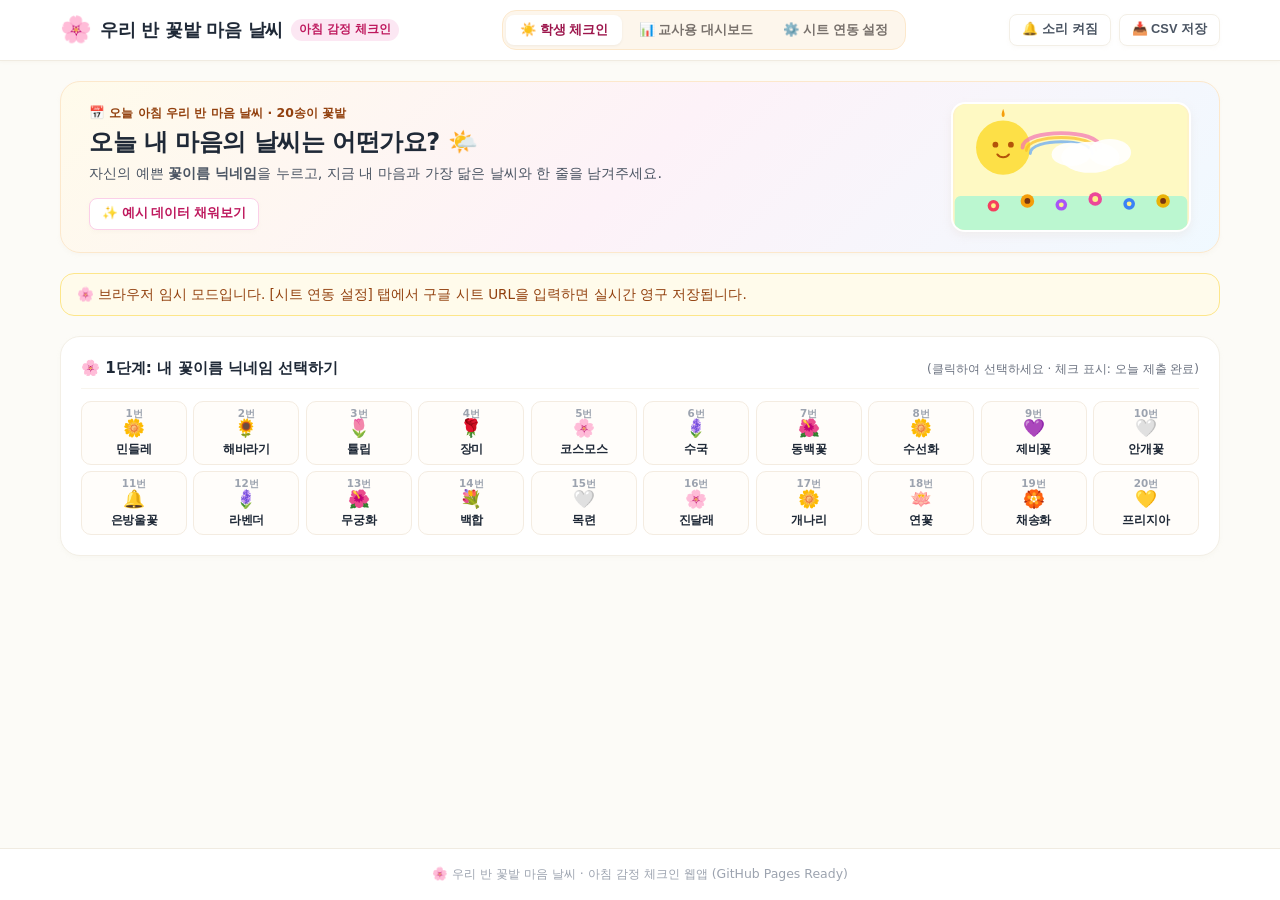
<file: index.html>
<!DOCTYPE html>
<html lang="ko">
<head>
  <meta charset="UTF-8">
  <meta name="viewport" content="width=device-width, initial-scale=1.0">
  <title>우리 반 꽃밭 마음 날씨 - 아침 감정 체크인</title>
  <meta name="description" content="교실에서 아침마다 학생들의 마음 상태를 날씨 이모티콘과 꽃이름 닉네임으로 기록하고 구글 스프레드시트와 연동하는 감정 체크인 웹앱">
  <meta property="og:title" content="우리 반 꽃밭 마음 날씨 - 아침 감정 체크인">
  <meta property="og:description" content="교실에서 아침마다 학생들의 마음 상태를 날씨 이모티콘으로 기록하고 구글 스프레드시트와 연동하는 감정 체크인 웹앱">
  <link rel="stylesheet" href="./style.css">
  <style>
    /* 인라인 필수 스타일: 외부 CSS 로드 실패나 404 시에도 100% 정상 표시 */
    :root {
      --bg-main: #fcfbf7;
      --text-main: #1f2937;
      --text-muted: #6b7280;
      --border-color: #f3efe6;
      --primary: #f472b6;
      --radius-sm: 8px;
      --radius-md: 14px;
      --radius-lg: 20px;
      --radius-full: 9999px;
    }
    * { box-sizing: border-box; margin: 0; padding: 0; }
    body {
      font-family: 'Pretendard', -apple-system, BlinkMacSystemFont, system-ui, Roboto, sans-serif;
      background-color: var(--bg-main);
      color: var(--text-main);
      line-height: 1.5;
      min-height: 100vh;
      display: flex;
      flex-direction: column;
    }
    .app-header {
      background-color: rgba(255, 255, 255, 0.96);
      border-bottom: 1px solid #f0ebe1;
      position: sticky;
      top: 0;
      z-index: 40;
      box-shadow: 0 1px 3px rgba(220, 210, 190, 0.15);
    }
    .header-container {
      max-width: 1200px;
      margin: 0 auto;
      padding: 0.65rem 1.25rem;
      display: flex;
      align-items: center;
      justify-content: space-between;
      gap: 1rem;
    }
    .brand-zone { display: flex; align-items: center; gap: 0.5rem; }
    .brand-icon { font-size: 1.6rem; line-height: 1; }
    .brand-title { font-size: 1.15rem; font-weight: 800; color: #1f2937; white-space: nowrap; }
    .brand-badge {
      font-size: 0.72rem;
      font-weight: 700;
      background-color: #fce7f3;
      color: #be185d;
      padding: 0.15rem 0.5rem;
      border-radius: var(--radius-full);
    }
    .header-nav {
      display: flex;
      align-items: center;
      background-color: #fdf6ec;
      border: 1px solid #fce8cc;
      padding: 0.2rem;
      border-radius: var(--radius-md);
      gap: 0.2rem;
    }
    .nav-btn {
      border: none;
      background: transparent;
      padding: 0.4rem 0.85rem;
      border-radius: var(--radius-sm);
      font-size: 0.825rem;
      font-weight: 700;
      color: #78716c;
      cursor: pointer;
      transition: all 0.15s ease;
      white-space: nowrap;
    }
    .nav-btn.active {
      background-color: #ffffff;
      color: #9d174d;
      box-shadow: 0 1px 3px rgba(0, 0, 0, 0.05);
    }
    .header-actions { display: flex; align-items: center; gap: 0.5rem; }
    .btn-secondary {
      border: 1px solid #f3efe6;
      background-color: #ffffff;
      color: #4b5563;
      padding: 0.4rem 0.75rem;
      border-radius: var(--radius-sm);
      font-size: 0.8rem;
      font-weight: 600;
      cursor: pointer;
      display: inline-flex;
      align-items: center;
      gap: 0.35rem;
    }
    .main-content {
      max-width: 1200px;
      width: 100%;
      margin: 0 auto;
      padding: 1.25rem 1.25rem 3.5rem;
      flex: 1;
    }
    .tab-pane { display: none; }
    .tab-pane.active { display: block; }
    
    /* 히어로 배너 */
    .hero-banner-card {
      background: linear-gradient(135deg, #fffbeb 0%, #fdf2f8 50%, #f0f9ff 100%);
      border: 1px solid #fce8cc;
      border-radius: var(--radius-lg);
      padding: 1.25rem 1.75rem;
      margin-bottom: 1.25rem;
      display: flex;
      align-items: center;
      justify-content: space-between;
      gap: 1.25rem;
    }
    @media (max-width: 768px) {
      .hero-banner-card { flex-direction: column; align-items: stretch; padding: 1rem; }
    }
    .hero-title {
      font-size: 1.5rem;
      font-weight: 800;
      letter-spacing: -0.02em;
      color: #1f2937;
      margin-bottom: 0.35rem;
    }
    .hero-desc { font-size: 0.9rem; color: #4b5563; }
    .hero-img-box {
      width: 240px;
      height: 130px;
      border-radius: var(--radius-md);
      overflow: hidden;
      border: 2px solid #ffffff;
      box-shadow: 0 4px 10px rgba(220, 200, 180, 0.2);
      flex-shrink: 0;
      background-color: #fef3c7;
      display: flex;
      align-items: center;
      justify-content: center;
    }
    .hero-img-box img { width: 100%; height: 100%; object-fit: cover; }
    .svg-hero-placeholder { width: 100%; height: 100%; }

    /* 알림 배너 */
    .status-banner {
      padding: 0.65rem 1rem;
      border-radius: var(--radius-md);
      font-size: 0.85rem;
      margin-bottom: 1.25rem;
    }
    .status-banner.warning { background-color: #fffbeb; border: 1px solid #fde68a; color: #92400e; }
    .status-banner.success { background-color: #ecfdf5; border: 1px solid #a7f3d0; color: #065f46; }

    /* 학생 선택 컨테이너 */
    .step-container {
      background-color: #ffffff;
      border: 1px solid var(--border-color);
      border-radius: var(--radius-lg);
      padding: 1.25rem;
      box-shadow: 0 2px 4px rgba(220, 215, 200, 0.1);
      margin-bottom: 1.25rem;
    }
    .step-label {
      font-size: 0.95rem;
      font-weight: 800;
      color: #1f2937;
      margin-bottom: 0.75rem;
      display: flex;
      align-items: center;
      justify-content: space-between;
      border-bottom: 1px solid #f8f5ee;
      padding-bottom: 0.5rem;
    }

    /* [중요 개선] 컴팩트한 크기의 꽃이름 카드 그리드 */
    .student-grid {
      display: grid;
      grid-template-columns: repeat(10, minmax(0, 1fr));
      gap: 0.4rem;
    }
    @media (max-width: 1024px) {
      .student-grid { grid-template-columns: repeat(5, minmax(0, 1fr)); }
    }
    @media (max-width: 480px) {
      .student-grid { grid-template-columns: repeat(4, minmax(0, 1fr)); gap: 0.35rem; }
    }
    .student-card {
      background-color: #fffdfa;
      border: 1.5px solid #f4ece1;
      border-radius: 10px;
      padding: 0.35rem 0.2rem;
      text-align: center;
      cursor: pointer;
      transition: all 0.15s ease;
      user-select: none;
      position: relative;
      display: flex;
      flex-direction: column;
      align-items: center;
      justify-content: center;
      min-height: 56px;
    }
    .student-card:hover {
      transform: translateY(-2px);
      border-color: #f472b6;
      background-color: #ffffff;
      box-shadow: 0 2px 6px rgba(244, 114, 182, 0.18);
    }
    .student-card.selected {
      border-color: #ec4899;
      background-color: #fdf2f8;
      box-shadow: 0 0 0 2.5px rgba(236, 72, 153, 0.3);
      transform: scale(1.03);
    }
    .student-card.submitted {
      background-color: #f0fdf4;
      border-color: #bbf7d0;
    }
    .student-card.submitted::after {
      content: '✓';
      position: absolute;
      top: 2px;
      right: 4px;
      font-size: 0.65rem;
      font-weight: 900;
      color: #10b981;
    }
    .student-num {
      font-size: 0.65rem;
      font-weight: 700;
      color: #9ca3af;
      line-height: 1;
    }
    .student-icon {
      font-size: 1.1rem;
      line-height: 1;
      margin: 0.15rem 0;
    }
    .student-name {
      font-size: 0.75rem;
      font-weight: 800;
      color: #1f2937;
      white-space: nowrap;
      letter-spacing: -0.02em;
    }
    .student-badge-today {
      font-size: 0.65rem;
      margin-top: 0.1rem;
      line-height: 1;
      display: block;
    }

    /* 감정 입력 폼 */
    .checkin-form-container {
      background-color: #ffffff;
      border: 2px solid #f472b6;
      border-radius: var(--radius-lg);
      padding: 1.5rem;
      box-shadow: 0 6px 14px rgba(244, 114, 182, 0.12);
      margin-top: 1.25rem;
      display: none;
    }
    .checkin-form-container.active { display: block; animation: fadeIn 0.2s ease; }
    .form-header-selected {
      display: flex;
      align-items: center;
      justify-content: space-between;
      padding-bottom: 0.75rem;
      border-bottom: 1px solid #fce7f3;
      margin-bottom: 1rem;
    }
    .selected-student-info { display: flex; align-items: center; gap: 0.5rem; }
    .info-tag {
      background-color: #ec4899;
      color: #ffffff;
      font-size: 0.75rem;
      font-weight: 800;
      padding: 0.2rem 0.55rem;
      border-radius: var(--radius-full);
    }
    .info-name { font-size: 1.15rem; font-weight: 800; color: #1f2937; }

    /* 날씨 버튼 6종 */
    .weather-options-grid {
      display: grid;
      grid-template-columns: repeat(3, 1fr);
      gap: 0.75rem;
      margin-bottom: 1.25rem;
    }
    @media (max-width: 640px) {
      .weather-options-grid { grid-template-columns: repeat(2, 1fr); }
    }
    .weather-btn {
      background-color: #ffffff;
      border: 2px solid #f3efe6;
      border-radius: var(--radius-md);
      padding: 0.85rem 0.6rem;
      display: flex;
      flex-direction: column;
      align-items: center;
      text-align: center;
      gap: 0.25rem;
      cursor: pointer;
      transition: all 0.15s ease;
    }
    .weather-btn:hover { transform: translateY(-2px); box-shadow: 0 2px 5px rgba(0,0,0,0.06); }
    .weather-btn.sunny { background-color: #fffdf5; border-color: #fde68a; }
    .weather-btn.cloudy { background-color: #f8fafc; border-color: #e2e8f0; }
    .weather-btn.rainy { background-color: #f0f9ff; border-color: #bae6fd; }
    .weather-btn.windy { background-color: #f0fdfa; border-color: #99f6e4; }
    .weather-btn.snowy { background-color: #faf5ff; border-color: #e9d5ff; }
    .weather-btn.thunder { background-color: #fff1f2; border-color: #fecdd3; }
    .weather-btn.active {
      border-color: #ec4899 !important;
      background-color: #fdf2f8 !important;
      box-shadow: 0 0 0 3px rgba(236, 72, 153, 0.25);
    }
    .weather-emoji { font-size: 2rem; line-height: 1; }
    .weather-title { font-size: 0.9rem; font-weight: 800; color: #1f2937; }
    .weather-sub { font-size: 0.72rem; color: #6b7280; }

    /* 입력 박스 및 추천 칩 */
    .input-group { margin-bottom: 1.25rem; }
    .input-label { display: block; font-size: 0.875rem; font-weight: 700; color: #1f2937; margin-bottom: 0.4rem; }
    .text-input {
      width: 100%;
      padding: 0.75rem 1rem;
      font-size: 0.9rem;
      border: 1.5px solid #f0ede4;
      border-radius: var(--radius-md);
      outline: none;
      background-color: #ffffff;
    }
    .text-input:focus { border-color: #f472b6; box-shadow: 0 0 0 3px rgba(244, 114, 182, 0.2); }
    .quick-chips-wrapper { display: flex; flex-wrap: wrap; gap: 0.35rem; margin-top: 0.5rem; }
    .chip-btn {
      background-color: #fdf6ec;
      border: 1px solid #fce8cc;
      border-radius: var(--radius-full);
      padding: 0.25rem 0.65rem;
      font-size: 0.72rem;
      font-weight: 600;
      color: #78716c;
      cursor: pointer;
    }
    .chip-btn:hover { background-color: #fde68a; color: #78350f; }

    .btn-submit {
      width: 100%;
      padding: 0.9rem;
      border: none;
      background: linear-gradient(135deg, #ec4899 0%, #f59e0b 100%);
      color: #ffffff;
      font-size: 1.05rem;
      font-weight: 800;
      border-radius: var(--radius-md);
      cursor: pointer;
      box-shadow: 0 2px 4px rgba(236, 72, 153, 0.25);
    }
    .btn-submit:disabled { background: #e5e7eb; color: #9ca3af; cursor: not-allowed; box-shadow: none; }

    /* 대시보드 */
    .dashboard-metrics-grid {
      display: grid;
      grid-template-columns: repeat(auto-fit, minmax(200px, 1fr));
      gap: 0.75rem;
      margin-bottom: 1.5rem;
    }
    .metric-card {
      background-color: #ffffff;
      border: 1px solid var(--border-color);
      border-radius: var(--radius-md);
      padding: 1rem 1.25rem;
    }
    .metric-label { font-size: 0.78rem; font-weight: 700; color: #6b7280; margin-bottom: 0.25rem; }
    .metric-value { font-size: 1.7rem; font-weight: 900; color: #1f2937; }
    .metric-sub { font-size: 0.72rem; color: #9ca3af; }

    .care-alert-box {
      background: linear-gradient(135deg, #fff1f2 0%, #fdf2f8 50%, #fffbeb 100%);
      border: 1.5px solid #fecdd3;
      border-radius: var(--radius-lg);
      padding: 1.2rem;
      margin-bottom: 1.5rem;
      display: none;
    }
    .care-title { font-size: 0.95rem; font-weight: 800; color: #9f1239; margin-bottom: 0.25rem; }
    .care-desc { font-size: 0.825rem; color: #be123c; }

    .distribution-section {
      background-color: #ffffff;
      border: 1px solid var(--border-color);
      border-radius: var(--radius-lg);
      padding: 1.25rem;
      margin-bottom: 1.5rem;
    }
    .dist-bar-track {
      display: flex;
      height: 28px;
      border-radius: var(--radius-md);
      overflow: hidden;
      background-color: #f3efe6;
      margin: 0.6rem 0 0.85rem;
    }
    .dist-segment {
      height: 100%;
      display: flex;
      align-items: center;
      justify-content: center;
      font-size: 0.72rem;
      font-weight: 800;
      color: #ffffff;
    }
    .dist-legend { display: flex; flex-wrap: wrap; gap: 0.6rem; }
    .legend-item { display: flex; align-items: center; gap: 0.35rem; font-size: 0.78rem; font-weight: 600; color: #4b5563; }
    .legend-dot { width: 9px; height: 9px; border-radius: 50%; }

    .records-table-container {
      background-color: #ffffff;
      border: 1px solid var(--border-color);
      border-radius: var(--radius-lg);
      overflow: hidden;
    }
    .records-table-header {
      padding: 0.85rem 1.25rem;
      display: flex;
      align-items: center;
      justify-content: space-between;
      border-bottom: 1px solid #f9f6f0;
    }
    .records-table { width: 100%; border-collapse: collapse; text-align: left; font-size: 0.85rem; }
    .records-table th { background-color: #fdfbf7; padding: 0.65rem 1.25rem; font-weight: 700; color: #6b7280; border-bottom: 1px solid var(--border-color); }
    .records-table td { padding: 0.75rem 1.25rem; border-bottom: 1px solid var(--border-color); color: #1f2937; }
    .records-table tr:last-child td { border-bottom: none; }

    .toast-notice {
      position: fixed;
      bottom: 1.5rem;
      right: 1.5rem;
      background-color: #1f2937;
      color: #ffffff;
      padding: 0.65rem 1.2rem;
      border-radius: var(--radius-md);
      font-size: 0.875rem;
      font-weight: 600;
      display: none;
      z-index: 100;
      box-shadow: 0 10px 20px rgba(0,0,0,0.15);
    }
    .toast-notice.show { display: block; animation: fadeIn 0.2s ease; }
    .app-footer { border-top: 1px solid #f0ebe1; background-color: #ffffff; padding: 1rem; text-align: center; font-size: 0.78rem; color: #9ca3af; }
    @keyframes fadeIn { from { opacity: 0; transform: translateY(6px); } to { opacity: 1; transform: translateY(0); } }
  </style>
</head>
<body>

  <!-- 상단 헤더 -->
  <header class="app-header">
    <div class="header-container">
      <div class="brand-zone">
        <span class="brand-icon">🌸</span>
        <h1 class="brand-title">우리 반 꽃밭 마음 날씨</h1>
        <span class="brand-badge">아침 감정 체크인</span>
      </div>

      <nav class="header-nav">
        <button type="button" class="nav-btn active" data-tab="student-view">☀️ 학생 체크인</button>
        <button type="button" class="nav-btn" data-tab="teacher-view">📊 교사용 대시보드</button>
        <button type="button" class="nav-btn" data-tab="settings-view">⚙️ 시트 연동 설정</button>
      </nav>

      <div class="header-actions">
        <button type="button" class="btn-secondary" id="sound-toggle-btn" title="효과음">
          🔔 소리 켜짐
        </button>
        <button type="button" class="btn-secondary" id="export-csv-btn">
          📥 CSV 저장
        </button>
      </div>
    </div>
  </header>

  <!-- 메인 콘텐츠 영역 -->
  <main class="main-content">

    <!-- 1. 학생 체크인 탭 -->
    <section id="student-view" class="tab-pane active">
      <!-- 산뜻한 파스텔 히어로 배너 (자체 내장 SVG 일러스트로 404 원천 차단) -->
      <div class="hero-banner-card">
        <div class="hero-text-zone">
          <div style="font-size: 0.78rem; font-weight: 700; color: #92400e; margin-bottom: 0.25rem;">
            📅 오늘 아침 우리 반 마음 날씨 · 20송이 꽃밭
          </div>
          <h2 class="hero-title">오늘 내 마음의 날씨는 어떤가요? 🌤️</h2>
          <p class="hero-desc">
            자신의 예쁜 <strong>꽃이름 닉네임</strong>을 누르고, 지금 내 마음과 가장 닮은 날씨와 한 줄을 남겨주세요.
          </p>
          <div style="margin-top: 0.85rem; display: flex; gap: 0.5rem; flex-wrap: wrap;">
            <button type="button" id="fill-sample-btn" class="btn-secondary" style="background-color: #fff; color: #be185d; border-color: #fbcfe8; font-weight: 700;">
              ✨ 예시 데이터 채워보기
            </button>
          </div>
        </div>

        <div class="hero-img-box">
          <!-- 자체 내장 파스텔 SVG 일러스트 (이미지 파일이 누락되어도 100% 정상 표시) -->
          <svg class="svg-hero-placeholder" viewBox="0 0 240 130" fill="none" xmlns="http://www.w3.org/2000/svg">
            <rect width="240" height="130" fill="#FEF9C3" rx="12"/>
            <circle cx="50" cy="45" r="28" fill="#FDE047"/>
            <path d="M50 8C52 14 48 14 50 8Z" stroke="#F59E0B" stroke-width="2"/>
            <circle cx="42" cy="42" r="3" fill="#B45309"/>
            <circle cx="58" cy="42" r="3" fill="#B45309"/>
            <path d="M44 52C47 56 53 56 56 52" stroke="#B45309" stroke-width="2" stroke-linecap="round"/>
            <path d="M70 45C70 25 150 25 150 45" stroke="#F472B6" stroke-width="4" stroke-linecap="round" opacity="0.7"/>
            <path d="M74 48C74 30 146 30 146 48" stroke="#FBBF24" stroke-width="3" stroke-linecap="round" opacity="0.7"/>
            <path d="M78 51C78 35 142 35 142 51" stroke="#60A5FA" stroke-width="3" stroke-linecap="round" opacity="0.7"/>
            <ellipse cx="140" cy="55" rx="30" ry="16" fill="#FFFFFF" opacity="0.9"/>
            <ellipse cx="160" cy="50" rx="22" ry="14" fill="#FFFFFF" opacity="0.9"/>
            <ellipse cx="120" cy="52" rx="20" ry="12" fill="#FFFFFF" opacity="0.9"/>
            <rect y="95" width="240" height="35" fill="#BBF7D0" rx="6"/>
            <!-- 귀여운 꽃들 -->
            <circle cx="40" cy="105" r="6" fill="#F43F5E"/>
            <circle cx="40" cy="105" r="2.5" fill="#FEF08A"/>
            <circle cx="75" cy="100" r="7" fill="#F59E0B"/>
            <circle cx="75" cy="100" r="3" fill="#78350F"/>
            <circle cx="110" cy="104" r="6" fill="#A855F7"/>
            <circle cx="110" cy="104" r="2.5" fill="#FEF08A"/>
            <circle cx="145" cy="98" r="7" fill="#EC4899"/>
            <circle cx="145" cy="98" r="3" fill="#FEF08A"/>
            <circle cx="180" cy="103" r="6" fill="#3B82F6"/>
            <circle cx="180" cy="103" r="2.5" fill="#FEF08A"/>
            <circle cx="215" cy="100" r="7" fill="#EAB308"/>
            <circle cx="215" cy="100" r="3" fill="#78350F"/>
          </svg>
        </div>
      </div>

      <!-- 시트 연결 상태 알림 배너 -->
      <div id="connection-status-banner" class="status-banner warning">
        <span>🌸 브라우저 임시 모드입니다. [시트 연동 설정] 탭에서 구글 시트 URL을 입력하면 실시간 영구 저장됩니다.</span>
      </div>

      <!-- 1단계: 학생 명단 꽃밭 그리드 (컴팩트 사이즈 10열 x 2행) -->
      <div class="step-container">
        <div class="step-label">
          <span>🌸 1단계: 내 꽃이름 닉네임 선택하기</span>
          <span style="font-size: 0.75rem; font-weight: 500; color: #6b7280;">(클릭하여 선택하세요 · 체크 표시: 오늘 제출 완료)</span>
        </div>
        
        <!-- HTML에 20명 꽃이름 카드를 사전 렌더링하여 JS 로딩 전에도 100% 즉시 표시 -->
        <div id="student-grid" class="student-grid">
          <div class="student-card" data-num="1" onclick="selectStudentByNum(1)"><span class="student-num">1번</span><span class="student-icon">🌼</span><span class="student-name">민들레</span></div>
          <div class="student-card" data-num="2" onclick="selectStudentByNum(2)"><span class="student-num">2번</span><span class="student-icon">🌻</span><span class="student-name">해바라기</span></div>
          <div class="student-card" data-num="3" onclick="selectStudentByNum(3)"><span class="student-num">3번</span><span class="student-icon">🌷</span><span class="student-name">튤립</span></div>
          <div class="student-card" data-num="4" onclick="selectStudentByNum(4)"><span class="student-num">4번</span><span class="student-icon">🌹</span><span class="student-name">장미</span></div>
          <div class="student-card" data-num="5" onclick="selectStudentByNum(5)"><span class="student-num">5번</span><span class="student-icon">🌸</span><span class="student-name">코스모스</span></div>
          <div class="student-card" data-num="6" onclick="selectStudentByNum(6)"><span class="student-num">6번</span><span class="student-icon">🪻</span><span class="student-name">수국</span></div>
          <div class="student-card" data-num="7" onclick="selectStudentByNum(7)"><span class="student-num">7번</span><span class="student-icon">🌺</span><span class="student-name">동백꽃</span></div>
          <div class="student-card" data-num="8" onclick="selectStudentByNum(8)"><span class="student-num">8번</span><span class="student-icon">🌼</span><span class="student-name">수선화</span></div>
          <div class="student-card" data-num="9" onclick="selectStudentByNum(9)"><span class="student-num">9번</span><span class="student-icon">💜</span><span class="student-name">제비꽃</span></div>
          <div class="student-card" data-num="10" onclick="selectStudentByNum(10)"><span class="student-num">10번</span><span class="student-icon">🤍</span><span class="student-name">안개꽃</span></div>
          <div class="student-card" data-num="11" onclick="selectStudentByNum(11)"><span class="student-num">11번</span><span class="student-icon">🔔</span><span class="student-name">은방울꽃</span></div>
          <div class="student-card" data-num="12" onclick="selectStudentByNum(12)"><span class="student-num">12번</span><span class="student-icon">🪻</span><span class="student-name">라벤더</span></div>
          <div class="student-card" data-num="13" onclick="selectStudentByNum(13)"><span class="student-num">13번</span><span class="student-icon">🌺</span><span class="student-name">무궁화</span></div>
          <div class="student-card" data-num="14" onclick="selectStudentByNum(14)"><span class="student-num">14번</span><span class="student-icon">💐</span><span class="student-name">백합</span></div>
          <div class="student-card" data-num="15" onclick="selectStudentByNum(15)"><span class="student-num">15번</span><span class="student-icon">🤍</span><span class="student-name">목련</span></div>
          <div class="student-card" data-num="16" onclick="selectStudentByNum(16)"><span class="student-num">16번</span><span class="student-icon">🌸</span><span class="student-name">진달래</span></div>
          <div class="student-card" data-num="17" onclick="selectStudentByNum(17)"><span class="student-num">17번</span><span class="student-icon">🌼</span><span class="student-name">개나리</span></div>
          <div class="student-card" data-num="18" onclick="selectStudentByNum(18)"><span class="student-num">18번</span><span class="student-icon">🪷</span><span class="student-name">연꽃</span></div>
          <div class="student-card" data-num="19" onclick="selectStudentByNum(19)"><span class="student-num">19번</span><span class="student-icon">🏵️</span><span class="student-name">채송화</span></div>
          <div class="student-card" data-num="20" onclick="selectStudentByNum(20)"><span class="student-num">20번</span><span class="student-icon">💛</span><span class="student-name">프리지아</span></div>
        </div>
      </div>

      <!-- 2단계 & 3단계: 마음 날씨 선택 및 한 줄 입력 폼 -->
      <div id="checkin-form" class="checkin-form-container">
        <div class="form-header-selected">
          <div class="selected-student-info">
            <span class="info-tag" id="selected-student-num">1번 🌼</span>
            <span class="info-name" id="selected-student-name">민들레</span>
            <span style="font-size: 0.85rem; color: #6b7280;">친구의 오늘 마음 날씨 체크인</span>
          </div>
          <button type="button" onclick="cancelSelection()" style="background: none; border: none; font-size: 0.75rem; color: #9ca3af; text-decoration: underline; cursor: pointer;">
            선택 취소
          </button>
        </div>

        <div class="step-label" style="margin-bottom: 0.6rem; border: none; padding-bottom: 0;">
          🌈 2단계: 지금 내 마음과 가장 닮은 날씨를 골라주세요
        </div>
        <!-- 6가지 날씨 감정 버튼 사전 렌더링 -->
        <div id="weather-options" class="weather-options-grid">
          <button type="button" class="weather-btn sunny" onclick="selectWeatherById('sunny')">
            <span class="weather-emoji">☀️</span>
            <span class="weather-title">해가 쨍쨍한 날</span>
            <span class="weather-sub">아주 좋아요 / 활기차요</span>
          </button>
          <button type="button" class="weather-btn cloudy" onclick="selectWeatherById('cloudy')">
            <span class="weather-emoji">⛅</span>
            <span class="weather-title">구름이 낀 날</span>
            <span class="weather-sub">그저 그래요 / 차분해요</span>
          </button>
          <button type="button" class="weather-btn rainy" onclick="selectWeatherById('rainy')">
            <span class="weather-emoji">🌧️</span>
            <span class="weather-title">비가 오는 날</span>
            <span class="weather-sub">슬퍼요 / 울적하고 지쳐요</span>
          </button>
          <button type="button" class="weather-btn windy" onclick="selectWeatherById('windy')">
            <span class="weather-emoji">💨</span>
            <span class="weather-title">바람 부는 날</span>
            <span class="weather-sub">싱숭생숭 / 불안해요</span>
          </button>
          <button type="button" class="weather-btn snowy" onclick="selectWeatherById('snowy')">
            <span class="weather-emoji">❄️</span>
            <span class="weather-title">눈 오는 날</span>
            <span class="weather-sub">설레요 / 포근하거나 차가워요</span>
          </button>
          <button type="button" class="weather-btn thunder" onclick="selectWeatherById('thunder')">
            <span class="weather-emoji">⚡</span>
            <span class="weather-title">번개 치는 날</span>
            <span class="weather-sub">화나요 / 짜증나고 답답해요</span>
          </button>
        </div>

        <!-- 3단계: 짧은 한 줄 이유 -->
        <div class="input-group">
          <label for="emotion-note" class="input-label">
            💬 3단계: 왜 그런 마음 날씨가 되었는지 짧은 한 줄로 적어주세요
          </label>
          <input 
            type="text" 
            id="emotion-note" 
            class="text-input" 
            placeholder="예: 푹 자서 기분이 상쾌해요! / 친구와 재미있는 놀이를 해서 신나요."
            maxlength="100"
          >
          <div class="quick-chips-wrapper">
            <button type="button" class="chip-btn" onclick="fillNote('푹 자서 기분이 상쾌해요 🌿')">푹 자서 기분이 상쾌해요 🌿</button>
            <button type="button" class="chip-btn" onclick="fillNote('오늘 체육 시간이 기대돼요 ⚽')">오늘 체육 시간이 기대돼요 ⚽</button>
            <button type="button" class="chip-btn" onclick="fillNote('아침에 조금 졸리고 피곤해요 🥱')">아침에 조금 졸리고 피곤해요 🥱</button>
            <button type="button" class="chip-btn" onclick="fillNote('숙제를 두고 와서 걱정돼요 💧')">숙제를 두고 와서 걱정돼요 💧</button>
            <button type="button" class="chip-btn" onclick="fillNote('친구랑 재미있게 놀고 싶어요 🧸')">친구랑 재미있게 놀고 싶어요 🧸</button>
            <button type="button" class="chip-btn" onclick="fillNote('몸이 으슬으슬 감기 기운이 있어요 🧣')">몸이 으슬으슬 감기 기운이 있어요 🧣</button>
          </div>
        </div>

        <button type="button" id="submit-btn" class="btn-submit" onclick="submitCheckin()" disabled>
          🌸 오늘의 마음 날씨 제출하기
        </button>
      </div>
    </section>

    <!-- 2. 교사용 대시보드 탭 -->
    <section id="teacher-view" class="tab-pane">
      <div style="display: flex; align-items: center; justify-content: space-between; margin-bottom: 1.25rem; flex-wrap: wrap; gap: 0.5rem;">
        <div>
          <h2 style="font-size: 1.5rem; font-weight: 800; color: #1f2937;">우리 반 감정 현황 요약 대시보드 📊</h2>
          <p style="font-size: 0.85rem; color: #6b7280;">오늘 꽃이름 친구들의 감정 분포와 실시간 제출 현황을 한눈에 파악합니다.</p>
        </div>
        <button type="button" class="btn-secondary" onclick="updateDashboard(); showToast('대시보드를 새로고침했습니다.');">🔄 새로고침</button>
      </div>

      <!-- 요약 KPI 통계 카드 -->
      <div class="dashboard-metrics-grid">
        <div class="metric-card" style="background: linear-gradient(135deg, #fffbeb, #ffffff); border-color: #fde68a;">
          <div class="metric-label">전체 꽃친구</div>
          <div class="metric-value" id="metric-total">20송이</div>
          <div class="metric-sub">우리 반 등록 인원</div>
        </div>
        <div class="metric-card" style="background: linear-gradient(135deg, #ecfdf5, #ffffff); border-color: #a7f3d0;">
          <div class="metric-label" style="color: #065f46;">피어난 마음 (완료)</div>
          <div class="metric-value" id="metric-checked" style="color: #059669;">0송이</div>
          <div class="metric-sub" style="color: #10b981;">체크인 완료 학생</div>
        </div>
        <div class="metric-card" style="background: linear-gradient(135deg, #fff7ed, #ffffff); border-color: #fed7aa;">
          <div class="metric-label" style="color: #9a3412;">체크인 대기 중</div>
          <div class="metric-value" id="metric-missing" style="color: #ea580c;">20명</div>
          <div class="metric-sub" style="color: #f97316;">미제출 학생</div>
        </div>
        <div class="metric-card" style="background: linear-gradient(135deg, #fdf2f8, #ffffff); border-color: #fbcfe8;">
          <div class="metric-label" style="color: #9d174d;">참여율</div>
          <div class="metric-value" id="metric-rate" style="color: #db2777;">0%</div>
          <div class="metric-sub" style="color: #ec4899;">오늘 아침 참여도</div>
        </div>
      </div>

      <!-- 마인드 케어 알리미 (비/번개 선택 학생) -->
      <div id="care-alert-box" class="care-alert-box">
        <div class="care-title">
          <span>💌 오늘 아침 따뜻한 눈맞춤과 대화가 필요한 꽃친구</span>
        </div>
        <div class="care-desc">
          비(🌧️)나 번개(⚡) 날씨를 골라 마음이 지치거나 화가 난 학생입니다. 아침 시간에 조용히 다가가 따뜻한 관심의 한마디를 건네주세요.
        </div>
        <div id="care-student-list" style="margin-top: 0.5rem; font-size: 0.85rem; color: #881337; font-weight: 700;"></div>
      </div>

      <!-- 감정 분포 차트 바 -->
      <div class="distribution-section">
        <div style="font-weight: 800; font-size: 0.95rem; color: #1f2937;">오늘의 감정 날씨 분포</div>
        <div id="distribution-bar" class="dist-bar-track">
          <div style="width: 100%; text-align: center; color: #9ca3af; font-size: 0.78rem; line-height: 28px;">아직 오늘의 체크인 기록이 없습니다.</div>
        </div>
        <div class="dist-legend">
          <div class="legend-item"><span class="legend-dot" style="background:#fbbf24;"></span> ☀️ 해가 쨍쨍한 날</div>
          <div class="legend-item"><span class="legend-dot" style="background:#94a3b8;"></span> ⛅ 구름이 낀 날</div>
          <div class="legend-item"><span class="legend-dot" style="background:#60a5fa;"></span> 🌧️ 비가 오는 날</div>
          <div class="legend-item"><span class="legend-dot" style="background:#2dd4bf;"></span> 💨 바람 부는 날</div>
          <div class="legend-item"><span class="legend-dot" style="background:#c084fc;"></span> ❄️ 눈 오는 날</div>
          <div class="legend-item"><span class="legend-dot" style="background:#fb7185;"></span> ⚡ 번개 치는 날</div>
        </div>
      </div>

      <!-- 실시간 제출 기록 테이블 -->
      <div class="records-table-container">
        <div class="records-table-header">
          <span style="font-weight: 800; color: #1f2937;">오늘의 실시간 감정 기록</span>
          <span style="font-size: 0.78rem; color: #6b7280;">최신 제출순</span>
        </div>
        <table class="records-table">
          <thead>
            <tr>
              <th>기록 시간</th>
              <th>번호</th>
              <th>꽃이름(닉네임)</th>
              <th>마음 날씨</th>
              <th>한 줄 마음</th>
            </tr>
          </thead>
          <tbody id="records-table-body">
            <tr><td colspan="5" style="text-align: center; color: #9ca3af; padding: 2rem;">오늘 제출된 감정 기록이 없습니다.</td></tr>
          </tbody>
        </table>
      </div>
    </section>

    <!-- 3. 시트 연동 설정 탭 -->
    <section id="settings-view" class="tab-pane">
      <div style="margin-bottom: 1.25rem;">
        <h2 style="font-size: 1.5rem; font-weight: 800; color: #1f2937;">구글 스프레드시트 연동 및 배포 안내</h2>
        <p style="font-size: 0.85rem; color: #6b7280; margin-top: 0.2rem;">구글 스프레드시트의 Apps Script 웹앱 URL을 등록하면 실시간으로 감정이 시트에 영구 저장됩니다.</p>
      </div>

      <div class="step-container" style="margin-bottom: 1.25rem;">
        <label for="gas-url-input" class="input-label">
          🔗 구글 Apps Script 웹앱 URL (Exec URL)
        </label>
        <div style="display: flex; gap: 0.5rem;">
          <input 
            type="url" 
            id="gas-url-input" 
            class="text-input" 
            placeholder="https://script.google.com/macros/s/.../exec"
          >
          <button type="button" class="btn-submit" onclick="saveGasUrlDirect()" style="width: auto; padding: 0.75rem 1.25rem; font-size: 0.85rem;">
            저장하기
          </button>
        </div>
        <div style="font-size: 0.78rem; color: #0284c7; background: #f0f9ff; padding: 0.55rem 0.75rem; border-radius: 8px; margin-top: 0.7rem; border: 1px solid #bae6fd;">
          💡 <strong>CORS 에러 방지 처리 완료:</strong> GitHub Pages 환경에서도 브라우저 차단 없이 안전하게 구글 시트로 전송되도록 <code>Content-Type: text/plain;charset=utf-8</code> 규격이 적용되어 있습니다.
        </div>
      </div>

      <div class="step-container">
        <div style="font-weight: 800; font-size: 1rem; margin-bottom: 0.75rem; color: #1f2937;">
          📋 구글 스프레드시트 3분 완성 가이드
        </div>
        <ol style="padding-left: 1.25rem; font-size: 0.85rem; line-height: 1.8; color: #374151;">
          <li>새 구글 스프레드시트를 만들고 탭 이름을 <strong>'학생명단'</strong>과 <strong>'감정기록'</strong>으로 2개 만듭니다.</li>
          <li>상단 메뉴에서 <strong>[확장 프로그램] > [Apps Script]</strong>를 클릭합니다.</li>
          <li>열린 편집기에 저장소의 <code>code.gs</code> 코드를 복사하여 붙여넣습니다.</li>
          <li>우측 상단 <strong>[배포] > [새 배포]</strong> 클릭 후:
            <ul style="padding-left: 1.2rem; margin: 0.2rem 0;">
              <li>유형: <strong>웹 앱</strong></li>
              <li>다음 사용자 권한으로 실행: <strong>나</strong></li>
              <li>액세스 권한이 있는 사용자: <strong>모든 사용자(Anyone)</strong> <span style="color: #e11d48; font-weight: bold;">(필수!)</span></li>
            </ul>
          </li>
          <li>생성된 <code>/exec</code> 로 끝나는 웹앱 URL을 위 입력창에 붙여넣고 [저장하기]를 누르면 완료됩니다!</li>
        </ol>
      </div>
    </section>

  </main>

  <div id="toast-notice" class="toast-notice"></div>

  <footer class="app-footer">
    🌸 우리 반 꽃밭 마음 날씨 · 아침 감정 체크인 웹앱 (GitHub Pages Ready)
  </footer>

  <!-- 인라인 자바스크립트: 외부 script.js 파일 404 발생 시에도 100% 자가 구동 보장 -->
  <script>
    // 20명의 꽃이름 닉네임 기본 명단
    const FLOWER_STUDENTS = [
      { number: 1, name: '민들레', icon: '🌼' }, { number: 2, name: '해바라기', icon: '🌻' },
      { number: 3, name: '튤립', icon: '🌷' }, { number: 4, name: '장미', icon: '🌹' },
      { number: 5, name: '코스모스', icon: '🌸' }, { number: 6, name: '수국', icon: '🪻' },
      { number: 7, name: '동백꽃', icon: '🌺' }, { number: 8, name: '수선화', icon: '🌼' },
      { number: 9, name: '제비꽃', icon: '💜' }, { number: 10, name: '안개꽃', icon: '🤍' },
      { number: 11, name: '은방울꽃', icon: '🔔' }, { number: 12, name: '라벤더', icon: '🪻' },
      { number: 13, name: '무궁화', icon: '🌺' }, { number: 14, name: '백합', icon: '💐' },
      { number: 15, name: '목련', icon: '🤍' }, { number: 16, name: '진달래', icon: '🌸' },
      { number: 17, name: '개나리', icon: '🌼' }, { number: 18, name: '연꽃', icon: '🪷' },
      { number: 19, name: '채송화', icon: '🏵️' }, { number: 20, name: '프리지아', icon: '💛' }
    ];

    const WEATHERS = [
      { id: 'sunny', emoji: '☀️', title: '해가 쨍쨍한 날', sub: '아주 좋아요 / 활기차요', color: '#fbbf24', care: false },
      { id: 'cloudy', emoji: '⛅', title: '구름이 낀 날', sub: '그저 그래요 / 보통이에요', color: '#94a3b8', care: false },
      { id: 'rainy', emoji: '🌧️', title: '비가 오는 날', sub: '슬퍼요 / 울적하고 지쳐요', color: '#60a5fa', care: true },
      { id: 'windy', emoji: '💨', title: '바람 부는 날', sub: '싱숭생숭 / 마음이 흔들려요', color: '#2dd4bf', care: false },
      { id: 'snowy', emoji: '❄️', title: '눈 오는 날', sub: '설레요 / 포근하거나 차가워요', color: '#c084fc', care: false },
      { id: 'thunder', emoji: '⚡', title: '번개 치는 날', sub: '화나요 / 짜증나고 답답해요', color: '#fb7185', care: true }
    ];

    let currentSelectedStudent = null;
    let currentSelectedEmotion = null;
    let recordsData = [];
    let gasWebAppUrl = '';
    let soundOn = true;

    // 안전한 초기화
    function initApp() {
      try {
        gasWebAppUrl = localStorage.getItem('class_gas_url') || '';
        const savedUrlInput = document.getElementById('gas-url-input');
        if (savedUrlInput) savedUrlInput.value = gasWebAppUrl;

        const savedRec = localStorage.getItem('class_emotion_records');
        if (savedRec) {
          const parsed = JSON.parse(savedRec);
          if (Array.isArray(parsed)) recordsData = parsed;
        }
      } catch (err) {
        recordsData = [];
      }

      setupTabs();
      setupNoteInput();
      updateGridSubmittedStatus();
      updateDashboard();
    }

    function setupTabs() {
      document.querySelectorAll('.nav-btn').forEach(btn => {
        btn.addEventListener('click', () => {
          const tabId = btn.getAttribute('data-tab');
          document.querySelectorAll('.nav-btn').forEach(b => b.classList.remove('active'));
          btn.classList.add('active');
          document.querySelectorAll('.tab-pane').forEach(p => p.classList.remove('active'));
          const target = document.getElementById(tabId);
          if (target) target.classList.add('active');
          if (tabId === 'teacher-view') updateDashboard();
        });
      });

      const soundBtn = document.getElementById('sound-toggle-btn');
      if (soundBtn) {
        soundBtn.addEventListener('click', () => {
          soundOn = !soundOn;
          soundBtn.textContent = soundOn ? '🔔 소리 켜짐' : '🔕 소리 꺼짐';
          showToast(soundOn ? '효과음이 켜졌습니다.' : '효과음이 꺼졌습니다.');
        });
      }

      const csvBtn = document.getElementById('export-csv-btn');
      if (csvBtn) csvBtn.addEventListener('click', exportCSV);

      const sampleBtn = document.getElementById('fill-sample-btn');
      if (sampleBtn) sampleBtn.addEventListener('click', fillSamples);
    }

    function setupNoteInput() {
      const input = document.getElementById('emotion-note');
      if (input) {
        input.addEventListener('input', checkSubmitValidity);
      }
    }

    function selectStudentByNum(num) {
      const stu = FLOWER_STUDENTS.find(s => s.number === num);
      if (!stu) return;

      currentSelectedStudent = stu;
      document.querySelectorAll('.student-card').forEach(c => {
        if (Number(c.getAttribute('data-num')) === num) {
          c.classList.add('selected');
        } else {
          c.classList.remove('selected');
        }
      });

      const form = document.getElementById('checkin-form');
      const numEl = document.getElementById('selected-student-num');
      const nameEl = document.getElementById('selected-student-name');
      if (form && numEl && nameEl) {
        numEl.textContent = `${stu.number}번 ${stu.icon}`;
        nameEl.textContent = stu.name;
        form.classList.add('active');
        form.scrollIntoView({ behavior: 'smooth', block: 'nearest' });
      }

      checkSubmitValidity();
    }

    function cancelSelection() {
      currentSelectedStudent = null;
      document.querySelectorAll('.student-card').forEach(c => c.classList.remove('selected'));
      const form = document.getElementById('checkin-form');
      if (form) form.classList.remove('active');
      checkSubmitValidity();
    }

    function selectWeatherById(id) {
      const w = WEATHERS.find(item => item.id === id);
      if (!w) return;

      currentSelectedEmotion = w;
      document.querySelectorAll('.weather-btn').forEach(btn => {
        if (btn.classList.contains(id)) {
          btn.classList.add('active');
        } else {
          btn.classList.remove('active');
        }
      });
      checkSubmitValidity();
    }

    function fillNote(text) {
      const input = document.getElementById('emotion-note');
      if (input) {
        input.value = text;
        checkSubmitValidity();
      }
    }

    function checkSubmitValidity() {
      const btn = document.getElementById('submit-btn');
      const noteInput = document.getElementById('emotion-note');
      if (!btn) return;

      const hasStudent = !!currentSelectedStudent;
      const hasEmotion = !!currentSelectedEmotion;
      const hasNote = noteInput && noteInput.value.trim().length > 0;

      btn.disabled = !(hasStudent && hasEmotion && hasNote);
    }

    async function submitCheckin() {
      if (!currentSelectedStudent || !currentSelectedEmotion) return;
      const noteInput = document.getElementById('emotion-note');
      const note = noteInput ? noteInput.value.trim() : '';
      if (!note) return;

      const btn = document.getElementById('submit-btn');
      if (btn) btn.disabled = true;

      const now = new Date();
      const pad = n => String(n).padStart(2, '0');
      const timestamp = `${now.getFullYear()}-${pad(now.getMonth() + 1)}-${pad(now.getDate())} ${pad(now.getHours())}:${pad(now.getMinutes())}:${pad(now.getSeconds())}`;
      const emotionText = `${currentSelectedEmotion.emoji} ${currentSelectedEmotion.title}`;

      const payload = {
        timestamp: timestamp,
        number: currentSelectedStudent.number,
        name: currentSelectedStudent.name,
        emotion: emotionText,
        note: note
      };

      const todayStr = getTodayStr();
      recordsData = [payload, ...recordsData.filter(r => !(r.number === currentSelectedStudent.number && r.timestamp.startsWith(todayStr)))];
      try {
        localStorage.setItem('class_emotion_records', JSON.stringify(recordsData));
      } catch(e) {}

      // 구글 시트 웹앱 전송 (CORS 방지 Content-Type: text/plain;charset=utf-8)
      if (gasWebAppUrl) {
        try {
          fetch(gasWebAppUrl, {
            method: 'POST',
            headers: { 'Content-Type': 'text/plain;charset=utf-8' },
            body: JSON.stringify(payload)
          }).catch(e => console.warn('시트 전송 알림:', e));
        } catch(e) {}
      }

      if (soundOn) playWarmChime();
      showToast(`🎉 '${currentSelectedStudent.name}' 친구의 마음 날씨가 기록되었어요!`);

      if (noteInput) noteInput.value = '';
      currentSelectedEmotion = null;
      document.querySelectorAll('.weather-btn').forEach(b => b.classList.remove('active'));
      cancelSelection();
      updateGridSubmittedStatus();
      updateDashboard();
    }

    function updateGridSubmittedStatus() {
      const todayStr = getTodayStr();
      const todayRecs = recordsData.filter(r => r.timestamp.startsWith(todayStr));
      const submittedNumbers = new Set(todayRecs.map(r => r.number));

      document.querySelectorAll('.student-card').forEach(card => {
        const num = Number(card.getAttribute('data-num'));
        if (submittedNumbers.has(num)) {
          card.classList.add('submitted');
        } else {
          card.classList.remove('submitted');
        }
      });
    }

    function updateDashboard() {
      const todayStr = getTodayStr();
      const todayRecords = recordsData.filter(r => r.timestamp.startsWith(todayStr));
      const totalStudents = FLOWER_STUDENTS.length;
      const checkedCount = new Set(todayRecords.map(r => r.number)).size;
      const missingCount = Math.max(0, totalStudents - checkedCount);
      const rate = totalStudents > 0 ? Math.round((checkedCount / totalStudents) * 100) : 0;

      const totalEl = document.getElementById('metric-total');
      const checkedEl = document.getElementById('metric-checked');
      const missingEl = document.getElementById('metric-missing');
      const rateEl = document.getElementById('metric-rate');

      if (totalEl) totalEl.textContent = `${totalStudents}송이`;
      if (checkedEl) checkedEl.textContent = `${checkedCount}송이`;
      if (missingEl) missingEl.textContent = `${missingCount}명`;
      if (rateEl) rateEl.textContent = `${rate}%`;

      const counts = {};
      WEATHERS.forEach(w => counts[w.title] = 0);
      let careStudents = [];

      todayRecords.forEach(r => {
        WEATHERS.forEach(w => {
          if (r.emotion.includes(w.title) || r.emotion.includes(w.emoji)) {
            counts[w.title] = (counts[w.title] || 0) + 1;
            if (w.care) careStudents.push(r);
          }
        });
      });

      // 마인드 케어
      const careBox = document.getElementById('care-alert-box');
      const careList = document.getElementById('care-student-list');
      if (careBox && careList) {
        if (careStudents.length > 0) {
          careBox.style.display = 'block';
          careList.innerHTML = careStudents
            .map(s => `${s.number}번 ${s.name} (${s.emotion.split(' ')[0]} "${s.note}")`)
            .join(' · ');
        } else {
          careBox.style.display = 'none';
        }
      }

      // 게이지 바
      const distBar = document.getElementById('distribution-bar');
      if (distBar) {
        distBar.innerHTML = '';
        if (todayRecords.length === 0) {
          distBar.innerHTML = '<div style="width: 100%; text-align: center; color: #9ca3af; font-size: 0.78rem; line-height: 28px;">아직 오늘의 체크인 기록이 없습니다.</div>';
        } else {
          WEATHERS.forEach(w => {
            const count = counts[w.title] || 0;
            if (count > 0) {
              const pct = Math.round((count / todayRecords.length) * 100);
              const seg = document.createElement('div');
              seg.className = 'dist-segment';
              seg.style.width = `${pct}%`;
              seg.style.backgroundColor = w.color;
              seg.textContent = `${w.emoji} ${pct}%`;
              distBar.appendChild(seg);
            }
          });
        }
      }

      // 테이블
      const tableBody = document.getElementById('records-table-body');
      if (tableBody) {
        tableBody.innerHTML = '';
        if (todayRecords.length === 0) {
          tableBody.innerHTML = '<tr><td colspan="5" style="text-align: center; color: #9ca3af; padding: 2rem;">오늘 제출된 감정 기록이 없습니다.</td></tr>';
        } else {
          todayRecords.forEach(r => {
            const row = document.createElement('tr');
            row.innerHTML = `
              <td>${r.timestamp.split(' ')[1] || r.timestamp}</td>
              <td>${r.number}번</td>
              <td><strong>${r.name}</strong></td>
              <td>${r.emotion}</td>
              <td>${r.note}</td>
            `;
            tableBody.appendChild(row);
          });
        }
      }
    }

    function saveGasUrlDirect() {
      const input = document.getElementById('gas-url-input');
      if (!input) return;
      gasWebAppUrl = input.value.trim();
      localStorage.setItem('class_gas_url', gasWebAppUrl);
      showToast('구글 Apps Script 웹앱 URL이 저장되었습니다.');
      const banner = document.getElementById('connection-status-banner');
      if (banner) {
        if (gasWebAppUrl) {
          banner.className = 'status-banner success';
          banner.innerHTML = '<span>🟢 <strong>구글 스프레드시트 실시간 연동 중</strong> (제출 시 구글 시트에 즉시 기록됩니다)</span>';
        } else {
          banner.className = 'status-banner warning';
          banner.innerHTML = '<span>🌸 현재 브라우저 임시 모드입니다. [시트 연동 설정] 탭에서 URL을 등록하세요.</span>';
        }
      }
    }

    function fillSamples() {
      const todayStr = getTodayStr();
      const sampleNotes = [
        '햇살이 따뜻해서 기분이 좋아요! 🌼', '오늘 미술 시간에 종이접기가 기대돼요. 🎨',
        '어젯밤에 늦게 자서 조금 졸려요. 💤', '숙제를 집에 두고 와서 마음이 쿵쾅거려요. 💧',
        '친구와 쉬는 시간에 놀기로 해서 설레요! 🧸', '아침에 동생이랑 다퉈서 속상했어요. ⚡',
        '오늘 급식에 맛있는 반찬이 나와서 기뻐요! 🍱', '날씨가 맑아서 체육 시간이 기다려져요. ☀️'
      ];
      const newRecs = [];
      FLOWER_STUDENTS.slice(0, 15).forEach((s, idx) => {
        const w = WEATHERS[idx % WEATHERS.length];
        const timeStr = `${todayStr} 08:${String(20 + idx).padStart(2, '0')}:${String((idx * 3) % 60).padStart(2, '0')}`;
        newRecs.push({
          timestamp: timeStr,
          number: s.number,
          name: s.name,
          emotion: `${w.emoji} ${w.title}`,
          note: sampleNotes[idx % sampleNotes.length]
        });
      });
      recordsData = [...newRecs, ...recordsData.filter(r => !r.timestamp.startsWith(todayStr))];
      localStorage.setItem('class_emotion_records', JSON.stringify(recordsData));
      updateGridSubmittedStatus();
      updateDashboard();
      showToast('꽃친구 15명의 예시 체크인 데이터가 입력되었습니다!');
    }

    function exportCSV() {
      if (recordsData.length === 0) {
        showToast('내보낼 기록이 없습니다.');
        return;
      }
      const headers = ['일시', '번호', '꽃이름(닉네임)', '감정이모지', '한줄마음'];
      const rows = recordsData.map(r => [
        `"${r.timestamp}"`, r.number, `"${r.name}"`, `"${r.emotion}"`, `"${(r.note || '').replace(/"/g, '""')}"`
      ]);
      const csv = '\uFEFF' + [headers.join(','), ...rows.map(e => e.join(','))].join('\n');
      const blob = new Blob([csv], { type: 'text/csv;charset=utf-8;' });
      const url = URL.createObjectURL(blob);
      const a = document.createElement('a');
      a.href = url;
      a.download = `우리반_꽃밭_감정체크인_${getTodayStr()}.csv`;
      a.click();
      URL.revokeObjectURL(url);
      showToast('CSV 파일이 다운로드되었습니다.');
    }

    function playWarmChime() {
      try {
        const AudioContextClass = window.AudioContext || window.webkitAudioContext;
        if (!AudioContextClass) return;
        const ctx = new AudioContextClass();
        const freqs = [523.25, 659.25, 783.99, 1046.5];
        freqs.forEach((freq, idx) => {
          const osc = ctx.createOscillator();
          const gain = ctx.createGain();
          osc.type = 'sine';
          osc.frequency.setValueAtTime(freq, ctx.currentTime + idx * 0.08);
          gain.gain.setValueAtTime(0, ctx.currentTime + idx * 0.08);
          gain.gain.linearRampToValueAtTime(0.15, ctx.currentTime + idx * 0.08 + 0.02);
          gain.gain.exponentialRampToValueAtTime(0.001, ctx.currentTime + idx * 0.08 + 0.45);
          osc.connect(gain);
          gain.connect(ctx.destination);
          osc.start(ctx.currentTime + idx * 0.08);
          osc.stop(ctx.currentTime + idx * 0.08 + 0.5);
        });
      } catch(e) {}
    }

    function showToast(msg) {
      let toast = document.getElementById('toast-notice');
      if (!toast) return;
      toast.textContent = msg;
      toast.classList.add('show');
      setTimeout(() => toast.classList.remove('show'), 3000);
    }

    function getTodayStr() {
      const d = new Date();
      const y = d.getFullYear();
      const m = String(d.getMonth() + 1).padStart(2, '0');
      const day = String(d.getDate()).padStart(2, '0');
      return `${y}-${m}-${day}`;
    }

    // 초기화 실행
    document.addEventListener('DOMContentLoaded', initApp);
    if (document.readyState === 'interactive' || document.readyState === 'complete') {
      initApp();
    }
  </script>
</body>
</html>
</file>
<file: style.css>
/* ==============================================================================
 * 아침 감정 체크인 - 우리 반 마음 날씨 (style.css)
 * 산뜻한 파스텔톤 테마 & 꽃이름 닉네임 감정 체크인
 * ============================================================================== */

:root {
  --font-family: 'Pretendard', -apple-system, BlinkMacSystemFont, system-ui, Roboto, sans-serif;
  --bg-main: #fcfbf7;
  --text-main: #1f2937;
  --text-muted: #6b7280;
  --text-subtle: #9ca3af;
  --border-color: #f3efe6;
  --card-bg: #ffffff;
  --card-hover: #fffdfa;
  --primary: #f472b6;
  --primary-hover: #ec4899;
  --primary-light: #fdf2f8;
  --amber-soft: #fef3c7;
  --pink-soft: #fce7f3;
  --emerald-soft: #d1fae5;
  --sky-soft: #e0f2fe;
  --purple-soft: #f3e8ff;
  --rose-soft: #ffe4e6;
  --radius-sm: 10px;
  --radius-md: 16px;
  --radius-lg: 24px;
  --radius-full: 9999px;
  --shadow-sm: 0 2px 4px rgba(220, 215, 200, 0.12);
  --shadow-md: 0 6px 14px rgba(215, 205, 190, 0.18), 0 2px 4px rgba(215, 205, 190, 0.08);
  --shadow-lg: 0 12px 24px rgba(215, 205, 190, 0.22);
}

* {
  box-sizing: border-box;
  margin: 0;
  padding: 0;
}

body {
  font-family: var(--font-family);
  background-color: var(--bg-main);
  color: var(--text-main);
  line-height: 1.5;
  min-height: 100vh;
  -webkit-font-smoothing: antialiased;
  display: flex;
  flex-direction: column;
}

/* 상단 네비게이션 헤더 */
.app-header {
  background-color: rgba(255, 255, 255, 0.95);
  backdrop-filter: blur(8px);
  border-bottom: 1px solid #f0ebe1;
  position: sticky;
  top: 0;
  z-index: 40;
  box-shadow: 0 1px 3px rgba(230, 220, 200, 0.2);
}

.header-container {
  max-width: 1200px;
  margin: 0 auto;
  padding: 0.75rem 1.25rem;
  display: flex;
  align-items: center;
  justify-content: space-between;
  gap: 1.5rem;
}

.brand-zone {
  display: flex;
  align-items: center;
  gap: 0.6rem;
}

.brand-icon {
  font-size: 1.75rem;
  line-height: 1;
}

.brand-title {
  font-size: 1.15rem;
  font-weight: 800;
  letter-spacing: -0.02em;
  color: #1f2937;
  white-space: nowrap;
}

.brand-badge {
  font-size: 0.75rem;
  font-weight: 700;
  background-color: #fce7f3;
  color: #be185d;
  padding: 0.15rem 0.6rem;
  border-radius: var(--radius-full);
}

.header-nav {
  display: flex;
  align-items: center;
  background-color: #fdf6ec;
  border: 1px solid #fce8cc;
  padding: 0.25rem;
  border-radius: var(--radius-md);
  gap: 0.25rem;
}

.nav-btn {
  border: none;
  background: transparent;
  padding: 0.45rem 0.95rem;
  border-radius: var(--radius-sm);
  font-size: 0.85rem;
  font-weight: 700;
  color: #78716c;
  cursor: pointer;
  transition: all 0.15s ease;
  white-space: nowrap;
}

.nav-btn:hover {
  color: #292524;
}

.nav-btn.active {
  background-color: #ffffff;
  color: #9d174d;
  box-shadow: 0 1px 3px rgba(0, 0, 0, 0.06);
}

.header-actions {
  display: flex;
  align-items: center;
  gap: 0.5rem;
}

.btn-secondary {
  border: 1px solid #f3efe6;
  background-color: #ffffff;
  color: #4b5563;
  padding: 0.45rem 0.85rem;
  border-radius: var(--radius-sm);
  font-size: 0.825rem;
  font-weight: 600;
  cursor: pointer;
  display: inline-flex;
  align-items: center;
  gap: 0.4rem;
  transition: all 0.15s ease;
  box-shadow: var(--shadow-sm);
}

.btn-secondary:hover {
  background-color: #fdfbf7;
  border-color: #e8e2d5;
}

/* 본문 레이아웃 */
.main-content {
  max-width: 1200px;
  width: 100%;
  margin: 0 auto;
  padding: 1.5rem 1.25rem 4rem;
  flex: 1;
}

/* 탭 패널 */
.tab-pane {
  display: none;
}

.tab-pane.active {
  display: block;
}

/* 히어로 배너 (파스텔 일러스트 포함) */
.hero-banner-card {
  background: linear-gradient(135deg, #fffbeb 0%, #fdf2f8 50%, #f0f9ff 100%);
  border: 1px solid #fce8cc;
  border-radius: var(--radius-lg);
  padding: 1.5rem 2rem;
  margin-bottom: 1.75rem;
  display: flex;
  align-items: center;
  justify-content: space-between;
  gap: 1.5rem;
  box-shadow: var(--shadow-sm);
}

@media (max-width: 768px) {
  .hero-banner-card {
    flex-direction: column;
    align-items: stretch;
    padding: 1.25rem;
  }
}

.hero-text-zone {
  flex: 1;
}

.hero-meta-kicker {
  font-size: 0.8rem;
  font-weight: 700;
  color: #92400e;
  margin-bottom: 0.4rem;
  display: flex;
  align-items: center;
  gap: 0.4rem;
}

.hero-title {
  font-size: 1.75rem;
  font-weight: 800;
  letter-spacing: -0.03em;
  color: #1f2937;
  line-height: 1.25;
  margin-bottom: 0.5rem;
}

.hero-desc {
  font-size: 0.95rem;
  color: #4b5563;
  line-height: 1.5;
}

.hero-img-box {
  width: 280px;
  height: 160px;
  border-radius: var(--radius-md);
  overflow: hidden;
  border: 3px solid #ffffff;
  box-shadow: var(--shadow-md);
  flex-shrink: 0;
  background-color: #fef3c7;
}

.hero-img-box img {
  width: 100%;
  height: 100%;
  object-fit: cover;
}

/* 알림 배너 */
.status-banner {
  padding: 0.75rem 1.25rem;
  border-radius: var(--radius-md);
  font-size: 0.875rem;
  margin-bottom: 1.5rem;
  display: flex;
  align-items: center;
  justify-content: space-between;
  gap: 0.75rem;
}

.status-banner.warning {
  background-color: #fffbeb;
  border: 1px solid #fde68a;
  color: #92400e;
}

.status-banner.success {
  background-color: #ecfdf5;
  border: 1px solid #a7f3d0;
  color: #065f46;
}

/* 꽃이름 학생 그리드 */
.step-container {
  background-color: #ffffff;
  border: 1px solid var(--border-color);
  border-radius: var(--radius-lg);
  padding: 1.5rem;
  box-shadow: var(--shadow-sm);
  margin-bottom: 1.5rem;
}

.step-label {
  font-size: 1rem;
  font-weight: 800;
  color: #1f2937;
  margin-bottom: 1rem;
  display: flex;
  align-items: center;
  justify-content: space-between;
  border-bottom: 1px solid #f9f6f0;
  padding-bottom: 0.75rem;
}

/* [요청 반영] 컴팩트한 크기의 꽃이름 카드 그리드 */
.student-grid {
  display: grid;
  grid-template-columns: repeat(10, minmax(0, 1fr));
  gap: 0.4rem;
}

@media (max-width: 1024px) {
  .student-grid {
    grid-template-columns: repeat(5, minmax(0, 1fr));
  }
}

@media (max-width: 480px) {
  .student-grid {
    grid-template-columns: repeat(4, minmax(0, 1fr));
    gap: 0.35rem;
  }
}

.student-card {
  background-color: #fffdfa;
  border: 1.5px solid #f4ece1;
  border-radius: 10px;
  padding: 0.35rem 0.2rem;
  text-align: center;
  cursor: pointer;
  transition: all 0.15s ease;
  user-select: none;
  position: relative;
  display: flex;
  flex-direction: column;
  align-items: center;
  justify-content: center;
  min-height: 56px;
}

.student-card:hover {
  transform: translateY(-2px);
  border-color: #f472b6;
  background-color: #ffffff;
  box-shadow: 0 2px 6px rgba(244, 114, 182, 0.18);
}

.student-card.selected {
  border-color: #ec4899;
  background-color: #fdf2f8;
  box-shadow: 0 0 0 2.5px rgba(236, 72, 153, 0.3);
  transform: scale(1.03);
}

.student-card.submitted {
  background-color: #f0fdf4;
  border-color: #bbf7d0;
}

.student-card.submitted::after {
  content: '✓';
  position: absolute;
  top: 2px;
  right: 4px;
  font-size: 0.65rem;
  font-weight: 900;
  color: #10b981;
}

.student-num {
  font-size: 0.65rem;
  font-weight: 700;
  color: #9ca3af;
  line-height: 1;
}

.student-icon {
  font-size: 1.1rem;
  line-height: 1;
  margin: 0.15rem 0;
}

.student-name {
  font-size: 0.75rem;
  font-weight: 800;
  color: #1f2937;
  white-space: nowrap;
  letter-spacing: -0.02em;
}

.student-badge-today {
  font-size: 0.65rem;
  margin-top: 0.1rem;
  line-height: 1;
  display: block;
}

/* 감정 입력 폼 영역 */
.checkin-form-container {
  background-color: #ffffff;
  border: 2px solid #f472b6;
  border-radius: var(--radius-lg);
  padding: 1.75rem;
  box-shadow: var(--shadow-md);
  margin-top: 1.5rem;
  display: none;
  animation: fadeIn 0.2s ease;
}

.checkin-form-container.active {
  display: block;
}

.form-header-selected {
  display: flex;
  align-items: center;
  justify-content: space-between;
  padding-bottom: 1rem;
  border-bottom: 1px solid #fce7f3;
  margin-bottom: 1.25rem;
}

.selected-student-info {
  display: flex;
  align-items: center;
  gap: 0.6rem;
}

.info-tag {
  background-color: #ec4899;
  color: #ffffff;
  font-size: 0.75rem;
  font-weight: 800;
  padding: 0.25rem 0.65rem;
  border-radius: var(--radius-full);
}

.info-name {
  font-size: 1.2rem;
  font-weight: 800;
  color: #1f2937;
}

/* 날씨 감정 6개 버튼 (파스텔 톤) */
.weather-options-grid {
  display: grid;
  grid-template-columns: repeat(3, 1fr);
  gap: 0.85rem;
  margin-bottom: 1.5rem;
}

@media (max-width: 640px) {
  .weather-options-grid {
    grid-template-columns: repeat(2, 1fr);
  }
}

.weather-btn {
  background-color: #ffffff;
  border: 2px solid #f3efe6;
  border-radius: var(--radius-md);
  padding: 1rem 0.75rem;
  display: flex;
  flex-direction: column;
  align-items: center;
  text-align: center;
  gap: 0.35rem;
  cursor: pointer;
  transition: all 0.15s cubic-bezier(0.16, 1, 0.3, 1);
}

.weather-btn:hover {
  transform: translateY(-2px);
  box-shadow: var(--shadow-sm);
}

.weather-btn.sunny { background-color: #fffdf5; border-color: #fde68a; }
.weather-btn.cloudy { background-color: #f8fafc; border-color: #e2e8f0; }
.weather-btn.rainy { background-color: #f0f9ff; border-color: #bae6fd; }
.weather-btn.windy { background-color: #f0fdfa; border-color: #99f6e4; }
.weather-btn.snowy { background-color: #faf5ff; border-color: #e9d5ff; }
.weather-btn.thunder { background-color: #fff1f2; border-color: #fecdd3; }

.weather-btn.active {
  border-color: #ec4899 !important;
  background-color: #fdf2f8 !important;
  box-shadow: 0 0 0 3px rgba(236, 72, 153, 0.25);
  transform: scale(1.02);
}

.weather-emoji {
  font-size: 2.25rem;
  line-height: 1;
}

.weather-title {
  font-size: 0.95rem;
  font-weight: 800;
  color: #1f2937;
}

.weather-sub {
  font-size: 0.75rem;
  color: #6b7280;
}

/* 한줄 마음 입력 */
.input-group {
  margin-bottom: 1.5rem;
}

.input-label {
  display: block;
  font-size: 0.9rem;
  font-weight: 700;
  color: #1f2937;
  margin-bottom: 0.5rem;
}

.text-input {
  width: 100%;
  padding: 0.85rem 1rem;
  font-size: 0.95rem;
  font-family: inherit;
  border: 1.5px solid #f0ede4;
  border-radius: var(--radius-md);
  outline: none;
  background-color: #ffffff;
  transition: border-color 0.15s ease;
}

.text-input:focus {
  border-color: #f472b6;
  box-shadow: 0 0 0 3px rgba(244, 114, 182, 0.2);
}

.quick-chips-wrapper {
  display: flex;
  flex-wrap: wrap;
  gap: 0.4rem;
  margin-top: 0.6rem;
}

.chip-btn {
  background-color: #fdf6ec;
  border: 1px solid #fce8cc;
  border-radius: var(--radius-full);
  padding: 0.3rem 0.75rem;
  font-size: 0.75rem;
  font-weight: 600;
  color: #78716c;
  cursor: pointer;
  transition: all 0.15s ease;
}

.chip-btn:hover {
  background-color: #fde68a;
  color: #78350f;
}

/* 제출 버튼 */
.btn-submit {
  width: 100%;
  padding: 1rem;
  border: none;
  background: linear-gradient(135deg, #ec4899 0%, #f59e0b 100%);
  color: #ffffff;
  font-size: 1.1rem;
  font-weight: 800;
  border-radius: var(--radius-md);
  cursor: pointer;
  box-shadow: var(--shadow-sm);
  transition: all 0.15s ease;
}

.btn-submit:hover:not(:disabled) {
  opacity: 0.95;
  transform: translateY(-1px);
}

.btn-submit:disabled {
  background: #e5e7eb;
  color: #9ca3af;
  cursor: not-allowed;
  box-shadow: none;
}

/* 대시보드 KPI 카드 */
.dashboard-metrics-grid {
  display: grid;
  grid-template-columns: repeat(auto-fit, minmax(210px, 1fr));
  gap: 1rem;
  margin-bottom: 1.75rem;
}

.metric-card {
  background-color: #ffffff;
  border: 1px solid var(--border-color);
  border-radius: var(--radius-md);
  padding: 1.25rem;
  box-shadow: var(--shadow-sm);
}

.metric-label {
  font-size: 0.8rem;
  font-weight: 700;
  color: #6b7280;
  margin-bottom: 0.35rem;
}

.metric-value {
  font-size: 1.85rem;
  font-weight: 900;
  color: #1f2937;
  letter-spacing: -0.02em;
}

.metric-sub {
  font-size: 0.75rem;
  color: #9ca3af;
  margin-top: 0.25rem;
}

/* 마인드 케어 알리미 (일러스트 포함) */
.care-alert-box {
  background: linear-gradient(135deg, #fff1f2 0%, #fdf2f8 50%, #fffbeb 100%);
  border: 1.5px solid #fecdd3;
  border-radius: var(--radius-lg);
  padding: 1.25rem 1.5rem;
  margin-bottom: 1.75rem;
  display: none;
  box-shadow: var(--shadow-sm);
}

.care-content-flex {
  display: flex;
  align-items: center;
  gap: 1.25rem;
}

@media (max-width: 640px) {
  .care-content-flex {
    flex-direction: column;
    align-items: stretch;
  }
}

.care-img-thumbnail {
  width: 140px;
  height: 95px;
  border-radius: var(--radius-sm);
  overflow: hidden;
  border: 2px solid #ffffff;
  flex-shrink: 0;
  box-shadow: var(--shadow-sm);
  background-color: #ffe4e6;
}

.care-img-thumbnail img {
  width: 100%;
  height: 100%;
  object-fit: cover;
}

.care-title {
  font-size: 1rem;
  font-weight: 800;
  color: #9f1239;
  margin-bottom: 0.25rem;
  display: flex;
  align-items: center;
  gap: 0.4rem;
}

.care-desc {
  font-size: 0.85rem;
  color: #be123c;
  line-height: 1.4;
}

.care-student-tags {
  margin-top: 0.6rem;
  font-size: 0.85rem;
  color: #881337;
  font-weight: 600;
}

/* 감정 분포 차트 바 */
.distribution-section {
  background-color: #ffffff;
  border: 1px solid var(--border-color);
  border-radius: var(--radius-lg);
  padding: 1.5rem;
  margin-bottom: 1.75rem;
  box-shadow: var(--shadow-sm);
}

.dist-bar-track {
  display: flex;
  height: 32px;
  border-radius: var(--radius-md);
  overflow: hidden;
  background-color: #f3efe6;
  margin: 0.75rem 0 1rem;
}

.dist-segment {
  height: 100%;
  display: flex;
  align-items: center;
  justify-content: center;
  font-size: 0.75rem;
  font-weight: 800;
  color: #ffffff;
  transition: width 0.3s ease;
}

.dist-legend {
  display: flex;
  flex-wrap: wrap;
  gap: 0.75rem;
}

.legend-item {
  display: flex;
  align-items: center;
  gap: 0.4rem;
  font-size: 0.8rem;
  color: #4b5563;
  font-weight: 600;
}

.legend-dot {
  width: 10px;
  height: 10px;
  border-radius: 50%;
}

/* 기록 목록 테이블 */
.records-table-container {
  background-color: #ffffff;
  border: 1px solid var(--border-color);
  border-radius: var(--radius-lg);
  overflow: hidden;
  box-shadow: var(--shadow-sm);
}

.records-table-header {
  padding: 1rem 1.25rem;
  display: flex;
  align-items: center;
  justify-content: space-between;
  border-bottom: 1px solid #f9f6f0;
}

.records-table {
  width: 100%;
  border-collapse: collapse;
  text-align: left;
  font-size: 0.875rem;
}

.records-table th {
  background-color: #fdfbf7;
  padding: 0.75rem 1.25rem;
  font-weight: 700;
  color: #6b7280;
  border-bottom: 1px solid var(--border-color);
}

.records-table td {
  padding: 0.85rem 1.25rem;
  border-bottom: 1px solid var(--border-color);
  color: #1f2937;
}

.records-table tr:last-child td {
  border-bottom: none;
}

.records-table tr:hover {
  background-color: #fffdfa;
}

/* 코드 뷰어 */
.code-box {
  background-color: #1e1e24;
  color: #f8fafc;
  padding: 1.25rem;
  border-radius: var(--radius-md);
  font-family: ui-monospace, SFMono-Regular, Menlo, Monaco, Consolas, monospace;
  font-size: 0.8rem;
  overflow-x: auto;
  line-height: 1.6;
  max-height: 380px;
}

/* 토스트 메시지 */
.toast-notice {
  position: fixed;
  bottom: 2rem;
  right: 2rem;
  background-color: #1f2937;
  color: #ffffff;
  padding: 0.75rem 1.25rem;
  border-radius: var(--radius-md);
  font-size: 0.9rem;
  font-weight: 600;
  box-shadow: var(--shadow-lg);
  display: none;
  z-index: 100;
}

.toast-notice.show {
  display: block;
  animation: fadeIn 0.2s ease;
}

/* 푸터 */
.app-footer {
  border-top: 1px solid #f0ebe1;
  background-color: #ffffff;
  padding: 1.25rem;
  text-align: center;
  font-size: 0.8rem;
  color: #9ca3af;
  margin-top: auto;
}

@keyframes fadeIn {
  from { opacity: 0; transform: translateY(8px); }
  to { opacity: 1; transform: translateY(0); }
}
</file>
